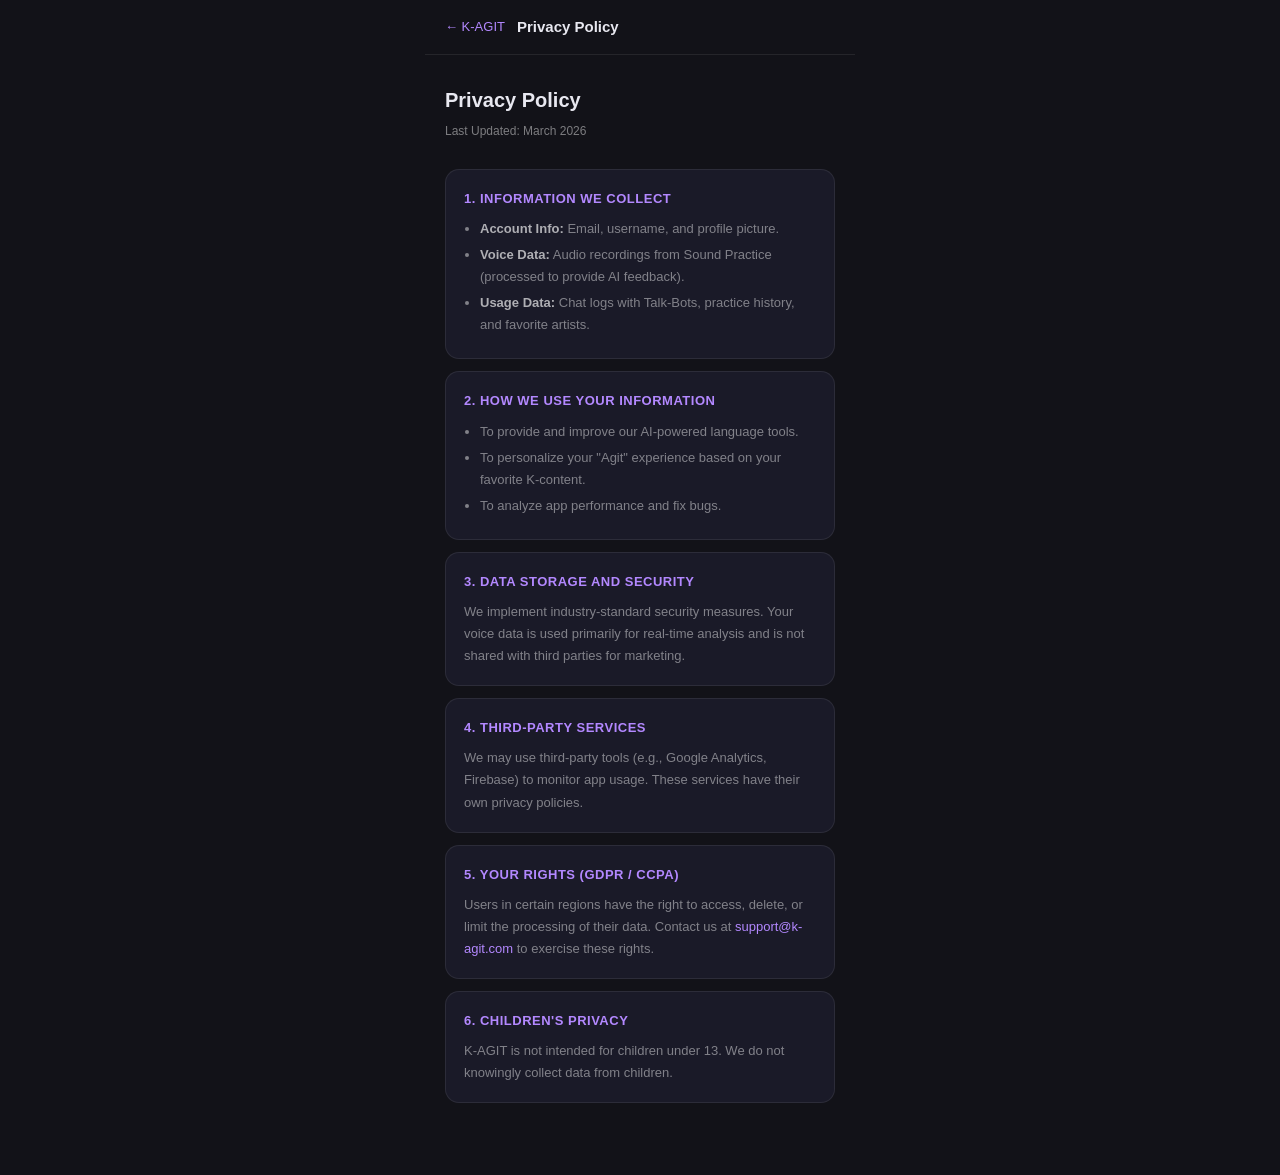
<file: kagit/templates/privacy.html>
<!DOCTYPE html>
<html lang="en">
<head>
    <meta charset="UTF-8">
    <meta name="viewport" content="width=device-width, initial-scale=1.0, maximum-scale=1.0">
    <title>Privacy Policy — K-AGIT</title>
    <meta name="robots" content="noindex">
    <link rel="icon" href="/static/favicon-32.png">
    <style>
        *, *::before, *::after { box-sizing: border-box; margin: 0; padding: 0; }
        :root {
            --bg: #121218;
            --surface: #1a1a28;
            --border: rgba(255,255,255,0.08);
            --text: #e8e8f0;
            --text-secondary: rgba(255,255,255,0.45);
            --accent: #b388ff;
            --radius: 14px;
        }
        body {
            background: var(--bg);
            color: var(--text);
            font-family: 'Inter', -apple-system, BlinkMacSystemFont, sans-serif;
            font-size: 14px;
            line-height: 1.7;
            min-height: 100vh;
            padding: 0 0 60px;
        }
        .page-wrap {
            max-width: 430px;
            margin: 0 auto;
            padding: 0 20px;
        }
        .top-bar {
            position: sticky;
            top: 0;
            z-index: 10;
            background: var(--bg);
            border-bottom: 1px solid var(--border);
            padding: 14px 20px;
            display: flex;
            align-items: center;
            gap: 12px;
            max-width: 430px;
            margin: 0 auto;
        }
        .back-btn {
            display: flex;
            align-items: center;
            gap: 6px;
            color: var(--accent);
            text-decoration: none;
            font-size: 13px;
            font-weight: 500;
            background: none;
            border: none;
            cursor: pointer;
            padding: 0;
        }
        .back-btn:hover { opacity: 0.8; }
        .top-title {
            font-size: 15px;
            font-weight: 600;
            color: var(--text);
        }
        .content {
            padding: 28px 0 0;
        }
        .doc-title {
            font-size: 20px;
            font-weight: 700;
            color: var(--text);
            margin-bottom: 4px;
        }
        .doc-date {
            font-size: 12px;
            color: var(--text-secondary);
            margin-bottom: 28px;
        }
        .section {
            background: var(--surface);
            border: 1px solid var(--border);
            border-radius: var(--radius);
            padding: 18px;
            margin-bottom: 12px;
        }
        .section-title {
            font-size: 13px;
            font-weight: 700;
            color: var(--accent);
            margin-bottom: 8px;
            text-transform: uppercase;
            letter-spacing: 0.5px;
        }
        .section-body {
            font-size: 13px;
            color: var(--text-secondary);
            line-height: 1.7;
        }
        .section-body ul {
            padding-left: 16px;
            margin-top: 6px;
        }
        .section-body li {
            margin-bottom: 4px;
        }
        .section-body strong {
            color: rgba(255,255,255,0.65);
        }
        a.contact-link {
            color: var(--accent);
            text-decoration: none;
        }
        a.contact-link:hover { opacity: 0.8; }
    </style>
</head>
<body>
    <div class="top-bar">
        <a href="/" class="back-btn">&#8592; K-AGIT</a>
        <span class="top-title">Privacy Policy</span>
    </div>
    <div class="page-wrap">
        <div class="content">
            <h1 class="doc-title">Privacy Policy</h1>
            <p class="doc-date">Last Updated: March 2026</p>

            <div class="section">
                <div class="section-title">1. Information We Collect</div>
                <div class="section-body">
                    <ul>
                        <li><strong>Account Info:</strong> Email, username, and profile picture.</li>
                        <li><strong>Voice Data:</strong> Audio recordings from Sound Practice (processed to provide AI feedback).</li>
                        <li><strong>Usage Data:</strong> Chat logs with Talk-Bots, practice history, and favorite artists.</li>
                    </ul>
                </div>
            </div>

            <div class="section">
                <div class="section-title">2. How We Use Your Information</div>
                <div class="section-body">
                    <ul>
                        <li>To provide and improve our AI-powered language tools.</li>
                        <li>To personalize your "Agit" experience based on your favorite K-content.</li>
                        <li>To analyze app performance and fix bugs.</li>
                    </ul>
                </div>
            </div>

            <div class="section">
                <div class="section-title">3. Data Storage and Security</div>
                <div class="section-body">We implement industry-standard security measures. Your voice data is used primarily for real-time analysis and is not shared with third parties for marketing.</div>
            </div>

            <div class="section">
                <div class="section-title">4. Third-Party Services</div>
                <div class="section-body">We may use third-party tools (e.g., Google Analytics, Firebase) to monitor app usage. These services have their own privacy policies.</div>
            </div>

            <div class="section">
                <div class="section-title">5. Your Rights (GDPR / CCPA)</div>
                <div class="section-body">Users in certain regions have the right to access, delete, or limit the processing of their data. Contact us at <a href="mailto:support@k-agit.com" class="contact-link">support@k-agit.com</a> to exercise these rights.</div>
            </div>

            <div class="section">
                <div class="section-title">6. Children's Privacy</div>
                <div class="section-body">K-AGIT is not intended for children under 13. We do not knowingly collect data from children.</div>
            </div>
        </div>
    </div>
</body>
</html>
</file>
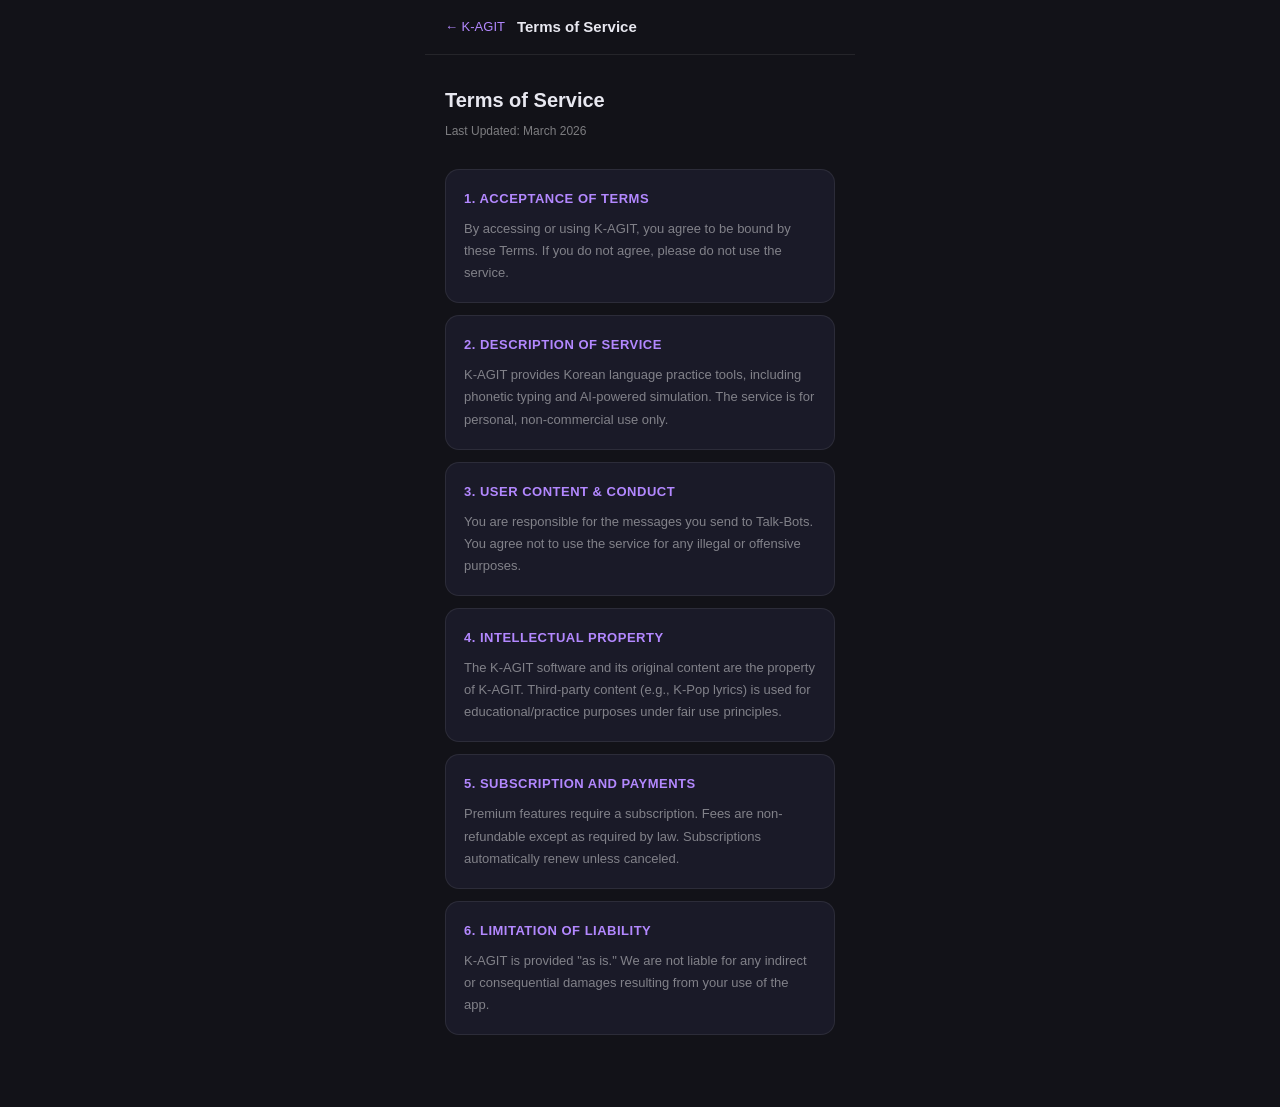
<file: kagit/templates/terms.html>
<!DOCTYPE html>
<html lang="en">
<head>
    <meta charset="UTF-8">
    <meta name="viewport" content="width=device-width, initial-scale=1.0, maximum-scale=1.0">
    <title>Terms of Service — K-AGIT</title>
    <meta name="robots" content="noindex">
    <link rel="icon" href="/static/favicon-32.png">
    <style>
        *, *::before, *::after { box-sizing: border-box; margin: 0; padding: 0; }
        :root {
            --bg: #121218;
            --surface: #1a1a28;
            --border: rgba(255,255,255,0.08);
            --text: #e8e8f0;
            --text-secondary: rgba(255,255,255,0.45);
            --accent: #b388ff;
            --radius: 14px;
        }
        body {
            background: var(--bg);
            color: var(--text);
            font-family: 'Inter', -apple-system, BlinkMacSystemFont, sans-serif;
            font-size: 14px;
            line-height: 1.7;
            min-height: 100vh;
            padding: 0 0 60px;
        }
        .page-wrap {
            max-width: 430px;
            margin: 0 auto;
            padding: 0 20px;
        }
        .top-bar {
            position: sticky;
            top: 0;
            z-index: 10;
            background: var(--bg);
            border-bottom: 1px solid var(--border);
            padding: 14px 20px;
            display: flex;
            align-items: center;
            gap: 12px;
            max-width: 430px;
            margin: 0 auto;
        }
        .back-btn {
            display: flex;
            align-items: center;
            gap: 6px;
            color: var(--accent);
            text-decoration: none;
            font-size: 13px;
            font-weight: 500;
            background: none;
            border: none;
            cursor: pointer;
            padding: 0;
        }
        .back-btn:hover { opacity: 0.8; }
        .top-title {
            font-size: 15px;
            font-weight: 600;
            color: var(--text);
        }
        .content {
            padding: 28px 0 0;
        }
        .doc-title {
            font-size: 20px;
            font-weight: 700;
            color: var(--text);
            margin-bottom: 4px;
        }
        .doc-date {
            font-size: 12px;
            color: var(--text-secondary);
            margin-bottom: 28px;
        }
        .section {
            background: var(--surface);
            border: 1px solid var(--border);
            border-radius: var(--radius);
            padding: 18px;
            margin-bottom: 12px;
        }
        .section-title {
            font-size: 13px;
            font-weight: 700;
            color: var(--accent);
            margin-bottom: 8px;
            text-transform: uppercase;
            letter-spacing: 0.5px;
        }
        .section-body {
            font-size: 13px;
            color: var(--text-secondary);
            line-height: 1.7;
        }
    </style>
</head>
<body>
    <div class="top-bar">
        <a href="/" class="back-btn">&#8592; K-AGIT</a>
        <span class="top-title">Terms of Service</span>
    </div>
    <div class="page-wrap">
        <div class="content">
            <h1 class="doc-title">Terms of Service</h1>
            <p class="doc-date">Last Updated: March 2026</p>

            <div class="section">
                <div class="section-title">1. Acceptance of Terms</div>
                <div class="section-body">By accessing or using K-AGIT, you agree to be bound by these Terms. If you do not agree, please do not use the service.</div>
            </div>

            <div class="section">
                <div class="section-title">2. Description of Service</div>
                <div class="section-body">K-AGIT provides Korean language practice tools, including phonetic typing and AI-powered simulation. The service is for personal, non-commercial use only.</div>
            </div>

            <div class="section">
                <div class="section-title">3. User Content &amp; Conduct</div>
                <div class="section-body">You are responsible for the messages you send to Talk-Bots. You agree not to use the service for any illegal or offensive purposes.</div>
            </div>

            <div class="section">
                <div class="section-title">4. Intellectual Property</div>
                <div class="section-body">The K-AGIT software and its original content are the property of K-AGIT. Third-party content (e.g., K-Pop lyrics) is used for educational/practice purposes under fair use principles.</div>
            </div>

            <div class="section">
                <div class="section-title">5. Subscription and Payments</div>
                <div class="section-body">Premium features require a subscription. Fees are non-refundable except as required by law. Subscriptions automatically renew unless canceled.</div>
            </div>

            <div class="section">
                <div class="section-title">6. Limitation of Liability</div>
                <div class="section-body">K-AGIT is provided "as is." We are not liable for any indirect or consequential damages resulting from your use of the app.</div>
            </div>
        </div>
    </div>
</body>
</html>
</file>
